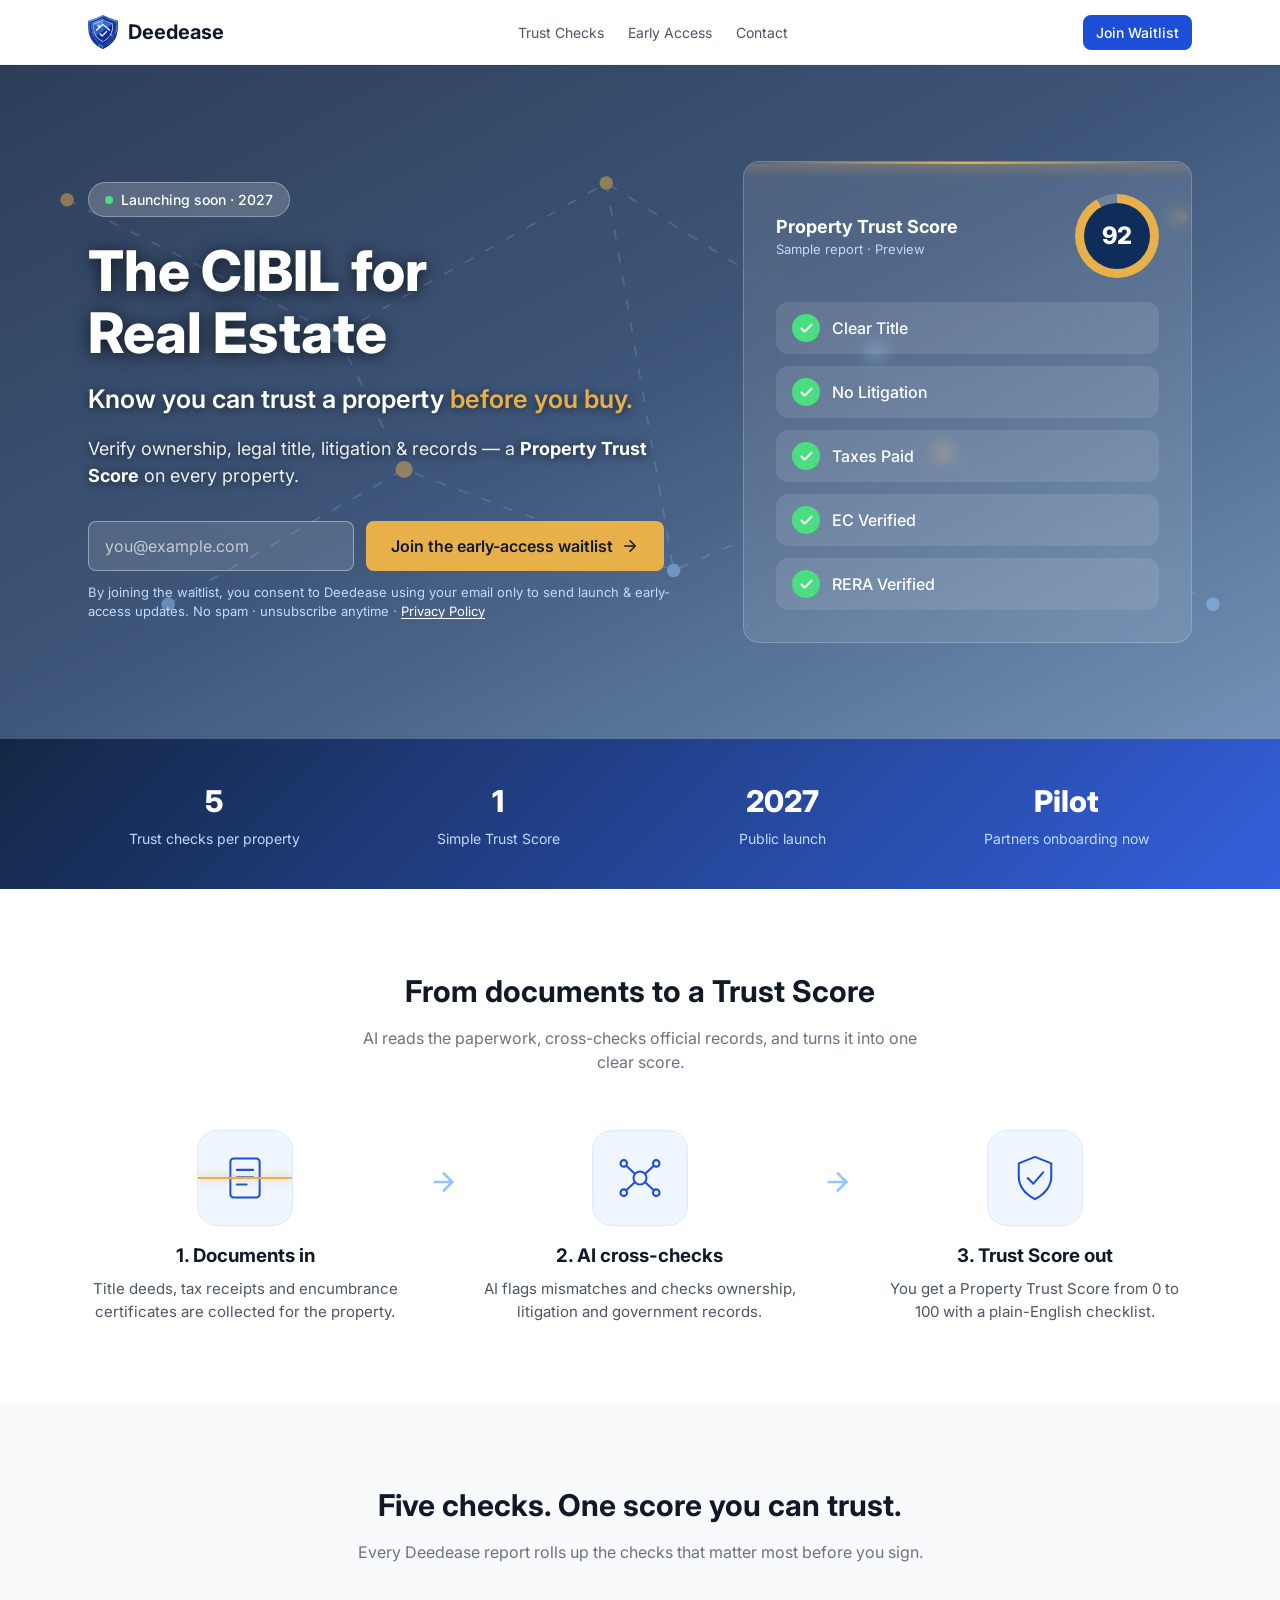
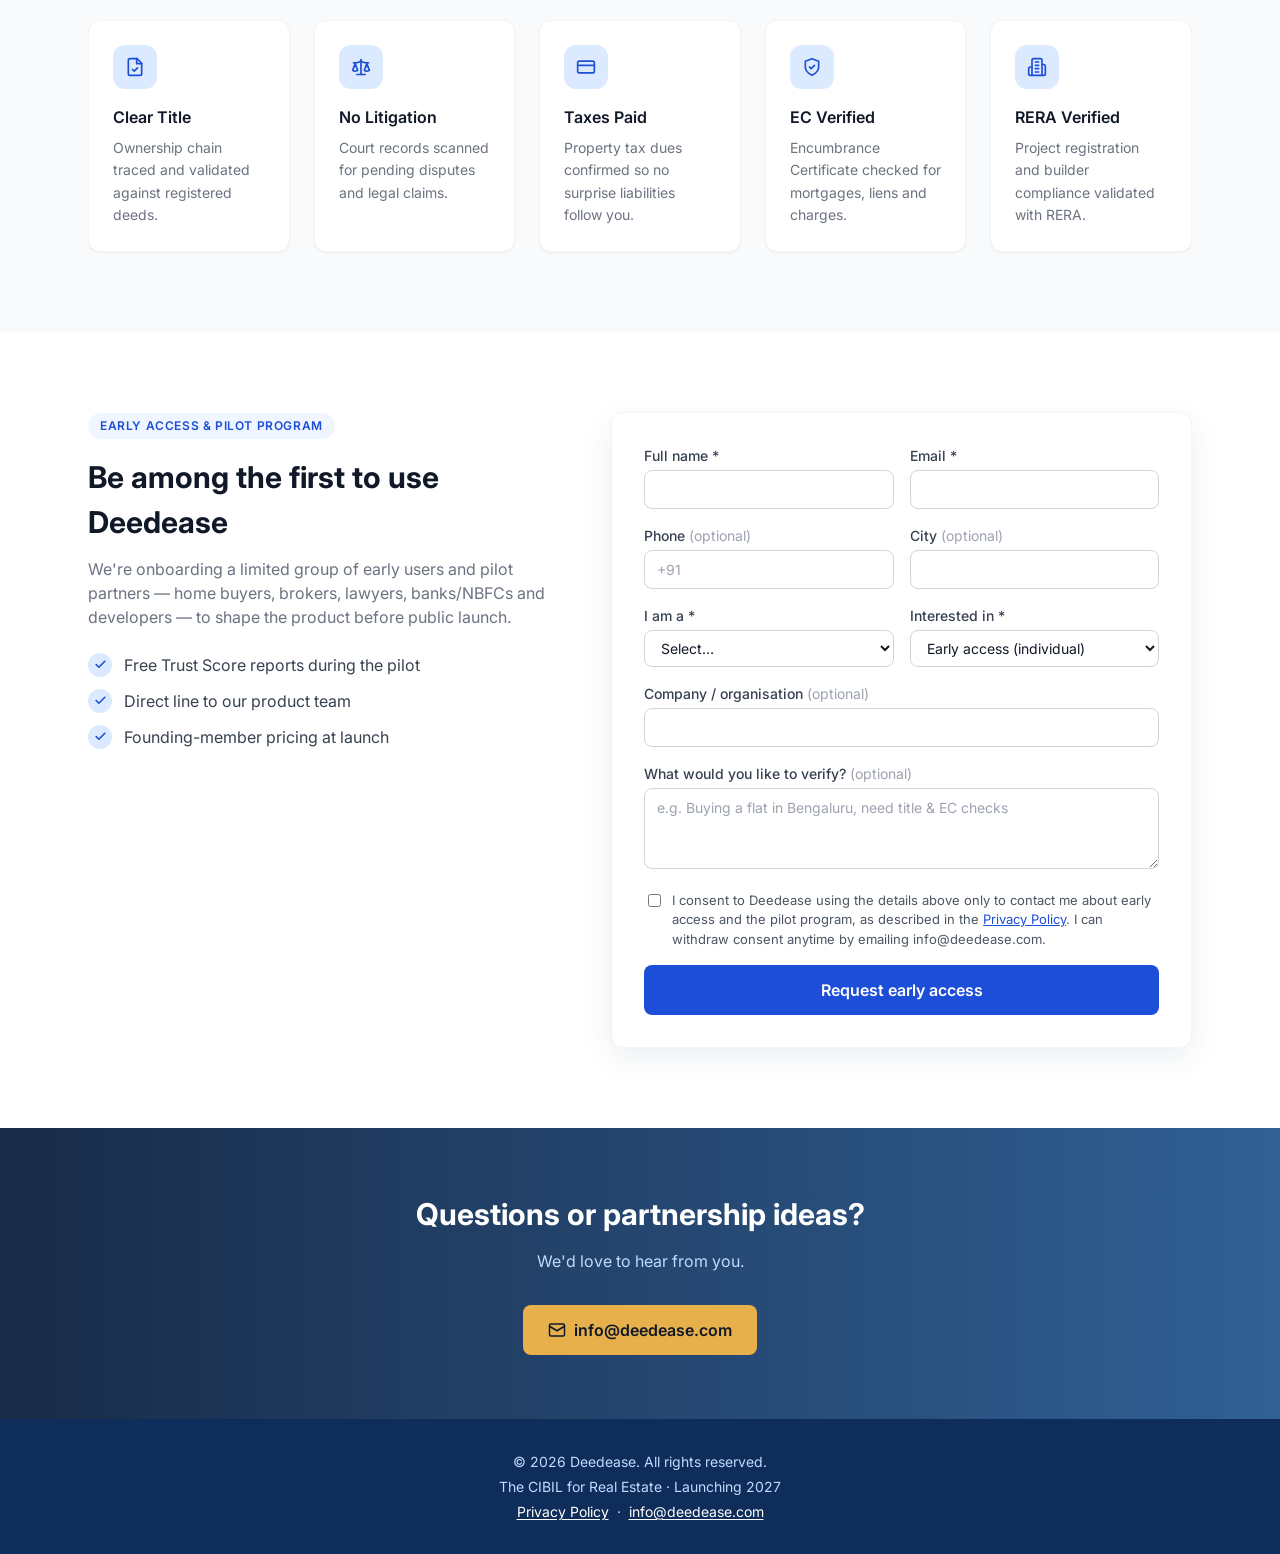
<file: index.html>
<!doctype html>
<html lang="en">
<head>
  <meta charset="UTF-8" />
  <meta name="viewport" content="width=device-width, initial-scale=1.0, viewport-fit=cover" />
  <meta name="theme-color" content="#0f2d5a" />
  <title>Deedease — The CIBIL for Real Estate | Launching Soon</title>
  <meta name="description" content="Deedease is the CIBIL for Real Estate — verify ownership, legal title, litigation and records with a Property Trust Score on every property. Join the early-access waitlist." />
  <link rel="canonical" href="https://deedease.com/" />
  <link rel="icon" type="image/svg+xml" href="favicon.svg" />
  <link rel="icon" type="image/x-icon" href="favicon.ico" sizes="32x32" />

  <meta property="og:type" content="website" />
  <meta property="og:url" content="https://deedease.com/" />
  <meta property="og:title" content="Deedease — The CIBIL for Real Estate" />
  <meta property="og:description" content="Know you can trust a property before you buy. A Property Trust Score on every property. Launching 2027 — join the waitlist." />
  <meta property="og:image" content="https://images.unsplash.com/photo-1486406146926-c627a92ad1ab?w=1200&q=80" />
  <meta name="twitter:card" content="summary_large_image" />

  <link rel="preconnect" href="https://fonts.googleapis.com" />
  <link rel="preconnect" href="https://fonts.gstatic.com" crossorigin />
  <link href="https://fonts.googleapis.com/css2?family=Inter:wght@300;400;500;600;700;800&display=swap" rel="stylesheet" />
  <link rel="stylesheet" href="styles.css" />
</head>
<body>
  <!-- Navbar -->
  <nav class="nav">
    <div class="container nav-inner">
      <a href="#" class="brand" aria-label="Deedease home">
        <img src="deedease-mark.svg" alt="" height="34" style="height:34px;width:auto" />
        <span>Deedease</span>
      </a>
      <div class="nav-links">
        <a href="#checks">Trust Checks</a>
        <a href="#early-access">Early Access</a>
        <a href="#contact">Contact</a>
      </div>
      <a href="#early-access" class="btn btn-primary btn-sm">Join Waitlist</a>
    </div>
  </nav>

  <!-- Hero -->
  <header class="hero">
    <div class="hero-overlay"></div>
    <svg class="hero-net" viewBox="0 0 800 400" preserveAspectRatio="xMidYMid slice" aria-hidden="true" focusable="false">
      <g class="net-lines">
        <path d="M60 80 L220 160 L380 70 L540 170 L720 90"/>
        <path d="M120 320 L260 240 L420 300 L580 230 L740 320"/>
        <path d="M220 160 L260 240 M380 70 L420 300 M540 170 L580 230"/>
      </g>
      <g class="net-nodes">
        <circle cx="60" cy="80" r="4"/><circle cx="220" cy="160" r="5"/><circle cx="380" cy="70" r="4"/>
        <circle cx="540" cy="170" r="5"/><circle cx="720" cy="90" r="4"/><circle cx="120" cy="320" r="4"/>
        <circle cx="260" cy="240" r="5"/><circle cx="420" cy="300" r="4"/><circle cx="580" cy="230" r="5"/>
        <circle cx="740" cy="320" r="4"/>
      </g>
    </svg>
    <div class="container hero-grid">
      <div>
        <div class="pill">
          <span class="pulse"></span>
          Launching soon &middot; 2027
        </div>
        <h1>
          The CIBIL for<br />Real Estate
        </h1>
        <p class="tagline">Know you can trust a property <span>before you buy.</span></p>
        <p class="lead">
          Verify ownership, legal title, litigation &amp; records — a
          <strong>Property Trust Score</strong> on every property.
        </p>

        <form class="waitlist" data-form="waitlist" novalidate>
          <label for="waitlist-email" class="sr-only">Email address</label>
          <input id="waitlist-email" type="email" name="email" placeholder="you@example.com" autocomplete="email" required />
          <input type="text" name="botcheck" class="hp" tabindex="-1" autocomplete="off" aria-hidden="true" />
          <button type="submit" class="btn btn-white btn-lg">
            Join the early-access waitlist
            <svg class="icon" viewBox="0 0 24 24" aria-hidden="true"><path d="M5 12h14M12 5l7 7-7 7"/></svg>
          </button>
          <p class="form-status" role="status" aria-live="polite"></p>
        </form>
        <p class="hero-note">
          By joining the waitlist, you consent to Deedease using your email only to send launch &amp;
          early-access updates. No spam &middot; unsubscribe anytime &middot;
          <a href="privacy.html">Privacy Policy</a>
        </p>
      </div>

      <!-- Trust Score teaser card -->
      <div class="score-card" aria-label="Property Trust Score preview">
        <span class="scan-line" aria-hidden="true"></span>
        <div class="score-head">
          <div>
            <p class="score-label">Property Trust Score</p>
            <p class="score-sub">Sample report &middot; Preview</p>
          </div>
          <div class="score-ring" style="--score: 92">
            <span>92</span>
          </div>
        </div>
        <ul class="score-list">
          <li><span class="tick"><svg viewBox="0 0 24 24"><path d="M20 6 9 17l-5-5"/></svg></span>Clear Title</li>
          <li><span class="tick"><svg viewBox="0 0 24 24"><path d="M20 6 9 17l-5-5"/></svg></span>No Litigation</li>
          <li><span class="tick"><svg viewBox="0 0 24 24"><path d="M20 6 9 17l-5-5"/></svg></span>Taxes Paid</li>
          <li><span class="tick"><svg viewBox="0 0 24 24"><path d="M20 6 9 17l-5-5"/></svg></span>EC Verified</li>
          <li><span class="tick"><svg viewBox="0 0 24 24"><path d="M20 6 9 17l-5-5"/></svg></span>RERA Verified</li>
        </ul>
      </div>
    </div>
  </header>

  <!-- Launch strip -->
  <section class="strip">
    <div class="container strip-grid">
      <div><p class="strip-value">5</p><p class="strip-label">Trust checks per property</p></div>
      <div><p class="strip-value">1</p><p class="strip-label">Simple Trust Score</p></div>
      <div><p class="strip-value">2027</p><p class="strip-label">Public launch</p></div>
      <div><p class="strip-value">Pilot</p><p class="strip-label">Partners onboarding now</p></div>
    </div>
  </section>

  <!-- How AI verification works -->
  <section id="how" class="section" aria-labelledby="how-heading">
    <div class="container">
      <div class="section-head">
        <h2 id="how-heading">From documents to a Trust Score</h2>
        <p>AI reads the paperwork, cross-checks official records, and turns it into one clear score.</p>
      </div>
      <ol class="flow">
        <li class="flow-step reveal">
          <div class="flow-visual" aria-hidden="true">
            <svg viewBox="0 0 64 64"><rect x="14" y="8" width="36" height="48" rx="4"/><path d="M22 22h20M22 31h20M22 40h12"/></svg>
            <span class="flow-scan"></span>
          </div>
          <h3>1. Documents in</h3>
          <p>Title deeds, tax receipts and encumbrance certificates are collected for the property.</p>
        </li>
        <li class="flow-arrow" aria-hidden="true"><svg viewBox="0 0 24 24"><path d="M5 12h14M12 5l7 7-7 7"/></svg></li>
        <li class="flow-step reveal">
          <div class="flow-visual" aria-hidden="true">
            <svg viewBox="0 0 64 64"><circle cx="32" cy="32" r="8"/><circle cx="12" cy="14" r="4"/><circle cx="52" cy="14" r="4"/><circle cx="12" cy="50" r="4"/><circle cx="52" cy="50" r="4"/><path d="M15 17l11 10M49 17L38 27M15 47l11-10M49 47L38 37"/></svg>
          </div>
          <h3>2. AI cross-checks</h3>
          <p>AI flags mismatches and checks ownership, litigation and government records.</p>
        </li>
        <li class="flow-arrow" aria-hidden="true"><svg viewBox="0 0 24 24"><path d="M5 12h14M12 5l7 7-7 7"/></svg></li>
        <li class="flow-step reveal">
          <div class="flow-visual" aria-hidden="true">
            <svg viewBox="0 0 64 64"><path d="M32 6 52 14v16c0 13-9 22-20 28C21 52 12 43 12 30V14z"/><path d="m23 32 7 7 12-14"/></svg>
          </div>
          <h3>3. Trust Score out</h3>
          <p>You get a Property Trust Score from 0 to 100 with a plain-English checklist.</p>
        </li>
      </ol>
    </div>
  </section>

  <!-- 5 trust checks -->
  <section id="checks" class="section section-muted">
    <div class="container">
      <div class="section-head">
        <h2>Five checks. One score you can trust.</h2>
        <p>Every Deedease report rolls up the checks that matter most before you sign.</p>
      </div>
      <div class="checks-grid">
        <article class="card">
          <div class="card-icon"><svg viewBox="0 0 24 24"><path d="M14.5 2H6a2 2 0 0 0-2 2v16a2 2 0 0 0 2 2h12a2 2 0 0 0 2-2V7.5L14.5 2z"/><path d="M14 2v6h6"/><path d="m9 15 2 2 4-4"/></svg></div>
          <h3>Clear Title</h3>
          <p>Ownership chain traced and validated against registered deeds.</p>
        </article>
        <article class="card">
          <div class="card-icon"><svg viewBox="0 0 24 24"><path d="m16 16 3-8 3 8c-.87.65-1.92 1-3 1s-2.13-.35-3-1Z"/><path d="m2 16 3-8 3 8c-.87.65-1.92 1-3 1s-2.13-.35-3-1Z"/><path d="M7 21h10"/><path d="M12 3v18"/><path d="M3 7h2c2 0 5-1 7-2 2 1 5 2 7 2h2"/></svg></div>
          <h3>No Litigation</h3>
          <p>Court records scanned for pending disputes and legal claims.</p>
        </article>
        <article class="card">
          <div class="card-icon"><svg viewBox="0 0 24 24"><rect x="2" y="5" width="20" height="14" rx="2"/><path d="M2 10h20"/></svg></div>
          <h3>Taxes Paid</h3>
          <p>Property tax dues confirmed so no surprise liabilities follow you.</p>
        </article>
        <article class="card">
          <div class="card-icon"><svg viewBox="0 0 24 24"><path d="M12 22s8-4 8-10V5l-8-3-8 3v7c0 6 8 10 8 10z"/><path d="m9 12 2 2 4-4"/></svg></div>
          <h3>EC Verified</h3>
          <p>Encumbrance Certificate checked for mortgages, liens and charges.</p>
        </article>
        <article class="card">
          <div class="card-icon"><svg viewBox="0 0 24 24"><path d="M6 22V4a2 2 0 0 1 2-2h8a2 2 0 0 1 2 2v18Z"/><path d="M6 12H4a2 2 0 0 0-2 2v6a2 2 0 0 0 2 2h2"/><path d="M18 9h2a2 2 0 0 1 2 2v9a2 2 0 0 1-2 2h-2"/><path d="M10 6h4M10 10h4M10 14h4M10 18h4"/></svg></div>
          <h3>RERA Verified</h3>
          <p>Project registration and builder compliance validated with RERA.</p>
        </article>
      </div>
    </div>
  </section>

  <!-- Early access / pilot leads form -->
  <section id="early-access" class="section">
    <div class="container lead-grid">
      <div class="lead-copy">
        <span class="eyebrow">Early access &amp; pilot program</span>
        <h2>Be among the first to use Deedease</h2>
        <p>
          We're onboarding a limited group of early users and pilot partners —
          home buyers, brokers, lawyers, banks/NBFCs and developers — to shape the
          product before public launch.
        </p>
        <ul class="perks">
          <li><span class="tick tick-blue"><svg viewBox="0 0 24 24"><path d="M20 6 9 17l-5-5"/></svg></span>Free Trust Score reports during the pilot</li>
          <li><span class="tick tick-blue"><svg viewBox="0 0 24 24"><path d="M20 6 9 17l-5-5"/></svg></span>Direct line to our product team</li>
          <li><span class="tick tick-blue"><svg viewBox="0 0 24 24"><path d="M20 6 9 17l-5-5"/></svg></span>Founding-member pricing at launch</li>
        </ul>
      </div>

      <form class="card lead-form" data-form="lead" novalidate>
        <div class="field-row">
          <div class="field">
            <label class="label" for="lead-name">Full name *</label>
            <input class="input" id="lead-name" name="name" type="text" autocomplete="name" required />
          </div>
          <div class="field">
            <label class="label" for="lead-email">Email *</label>
            <input class="input" id="lead-email" name="email" type="email" autocomplete="email" required />
          </div>
        </div>
        <div class="field-row">
          <div class="field">
            <label class="label" for="lead-phone">Phone <span class="opt">(optional)</span></label>
            <input class="input" id="lead-phone" name="phone" type="tel" autocomplete="tel" placeholder="+91" />
          </div>
          <div class="field">
            <label class="label" for="lead-city">City <span class="opt">(optional)</span></label>
            <input class="input" id="lead-city" name="city" type="text" autocomplete="address-level2" />
          </div>
        </div>
        <div class="field-row">
          <div class="field">
            <label class="label" for="lead-role">I am a *</label>
            <select class="input" id="lead-role" name="role" required>
              <option value="">Select…</option>
              <option>Home buyer / investor</option>
              <option>Property owner / seller</option>
              <option>Real estate broker / agent</option>
              <option>Lawyer / legal professional</option>
              <option>Bank / NBFC / lender</option>
              <option>Builder / developer</option>
              <option>Other</option>
            </select>
          </div>
          <div class="field">
            <label class="label" for="lead-interest">Interested in *</label>
            <select class="input" id="lead-interest" name="interest" required>
              <option value="Early access">Early access (individual)</option>
              <option value="Pilot partner">Pilot partner (business)</option>
            </select>
          </div>
        </div>
        <div class="field">
          <label class="label" for="lead-company">Company / organisation <span class="opt">(optional)</span></label>
          <input class="input" id="lead-company" name="company" type="text" autocomplete="organization" />
        </div>
        <div class="field">
          <label class="label" for="lead-message">What would you like to verify? <span class="opt">(optional)</span></label>
          <textarea class="input" id="lead-message" name="message" rows="3" placeholder="e.g. Buying a flat in Bengaluru, need title & EC checks"></textarea>
        </div>
        <label class="consent">
          <input type="checkbox" name="consent" value="yes" required />
          <span>
            I consent to Deedease using the details above only to contact me about early access
            and the pilot program, as described in the <a href="privacy.html">Privacy Policy</a>.
            I can withdraw consent anytime by emailing info@deedease.com.
          </span>
        </label>
        <input type="text" name="botcheck" class="hp" tabindex="-1" autocomplete="off" aria-hidden="true" />
        <button type="submit" class="btn btn-primary btn-lg btn-block">Request early access</button>
        <p class="form-status" role="status" aria-live="polite"></p>
      </form>
    </div>
  </section>

  <!-- CTA / Contact -->
  <section id="contact" class="cta">
    <div class="container cta-inner">
      <h2>Questions or partnership ideas?</h2>
      <p>We'd love to hear from you.</p>
      <a class="btn btn-white btn-lg" href="mailto:info@deedease.com">
        <svg class="icon" viewBox="0 0 24 24" aria-hidden="true"><rect x="2" y="4" width="20" height="16" rx="2"/><path d="m22 7-10 6L2 7"/></svg>
        info@deedease.com
      </a>
    </div>
  </section>

  <footer class="footer">
    <p>&copy; <span id="year">2026</span> Deedease. All rights reserved.</p>
    <p>The CIBIL for Real Estate &middot; Launching 2027</p>
    <p class="footer-links">
      <a href="privacy.html">Privacy Policy</a>
      <span aria-hidden="true">&middot;</span>
      <a href="mailto:info@deedease.com">info@deedease.com</a>
    </p>
  </footer>

  <script src="main.js" defer></script>
</body>
</html>
</file>
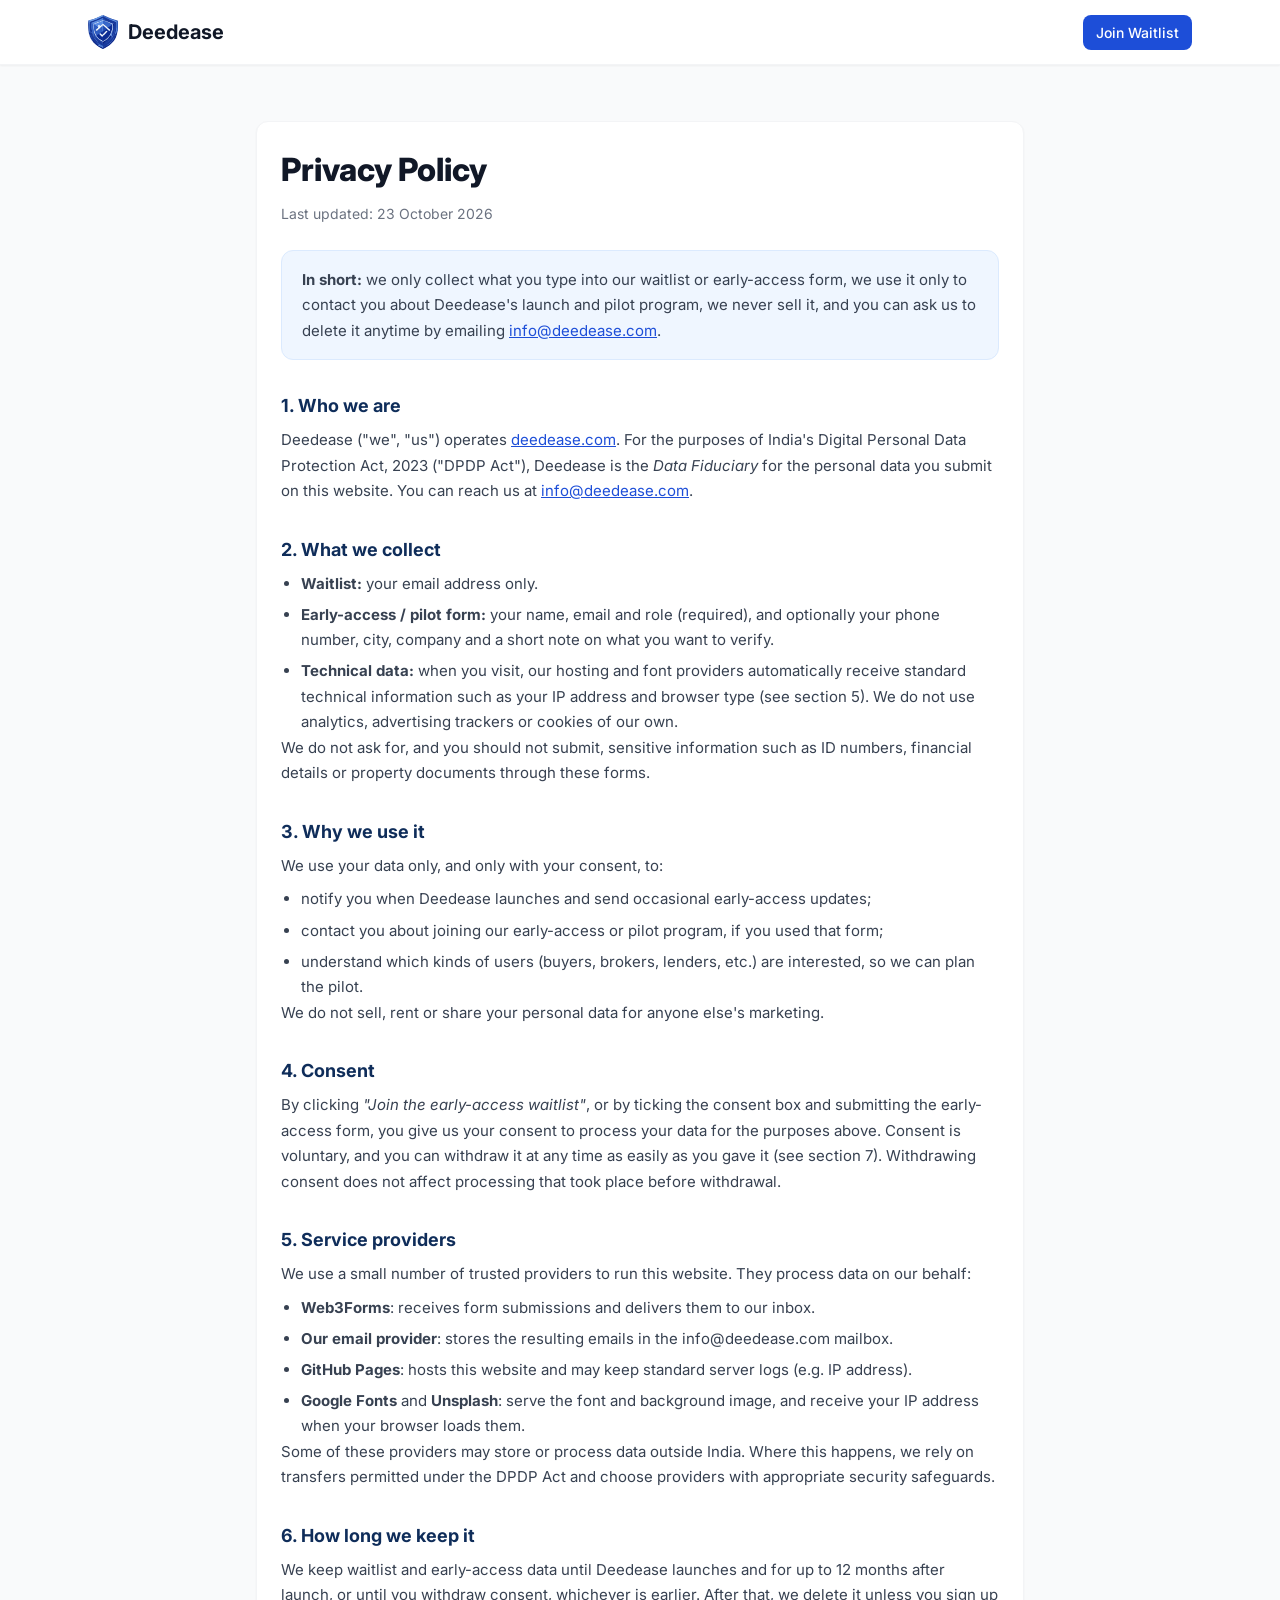
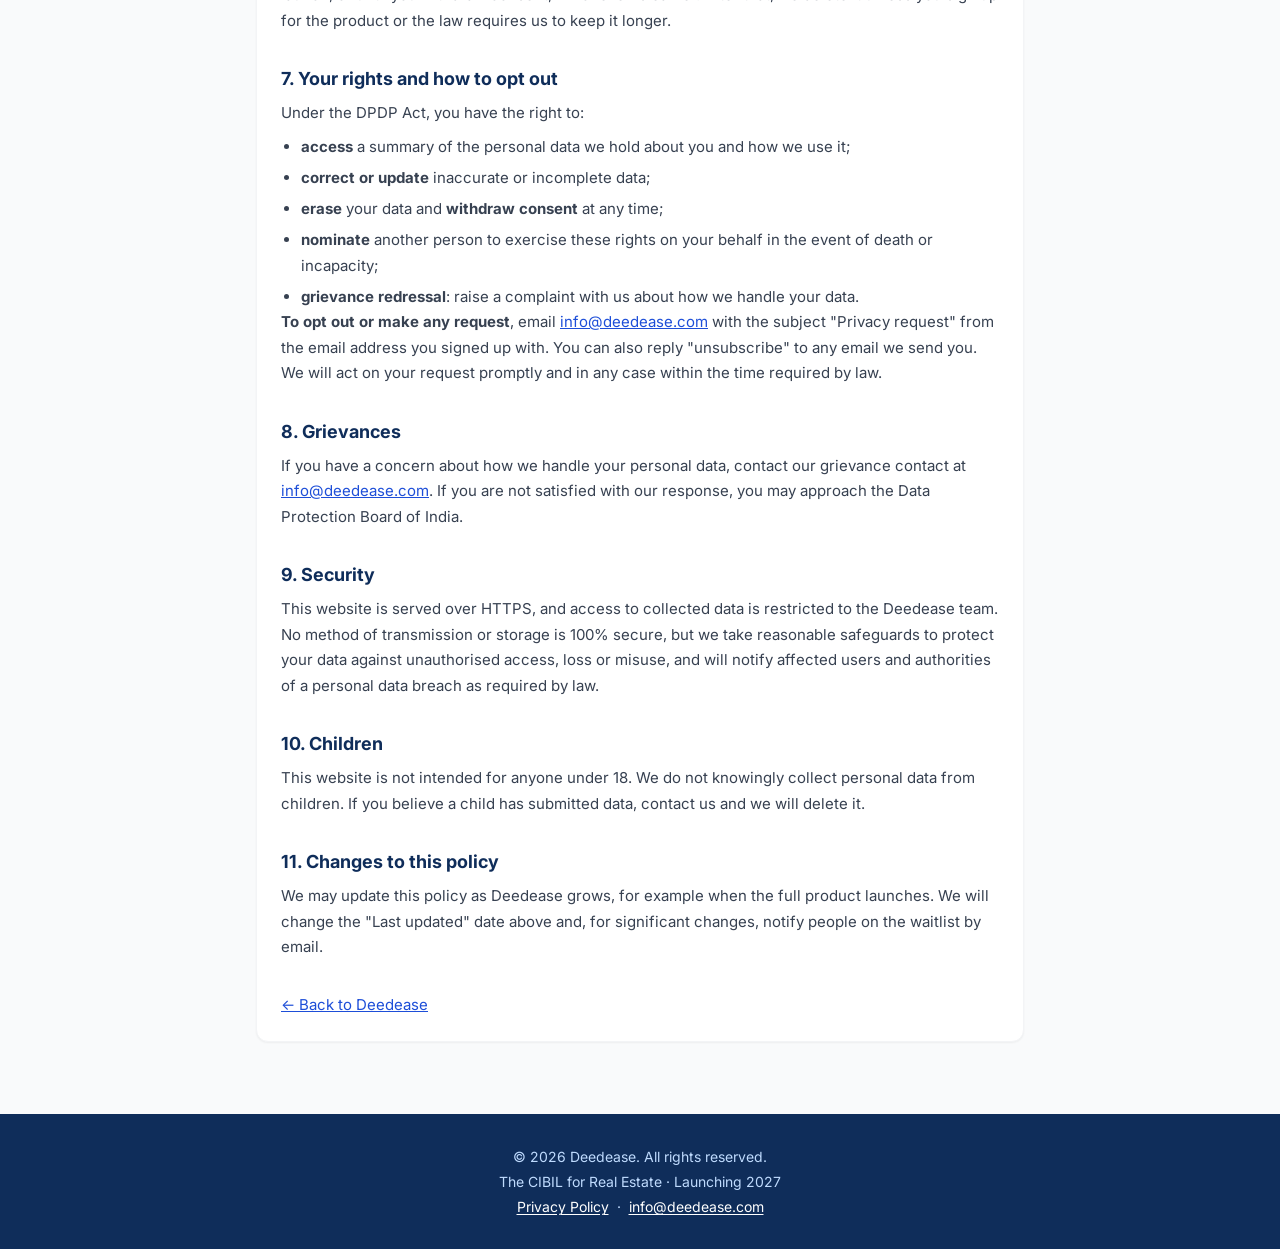
<file: privacy.html>
<!doctype html>
<html lang="en">
<head>
  <meta charset="UTF-8" />
  <meta name="viewport" content="width=device-width, initial-scale=1.0, viewport-fit=cover" />
  <meta name="theme-color" content="#0f2d5a" />
  <title>Privacy Policy — Deedease</title>
  <meta name="description" content="How Deedease collects, uses and protects the personal data you share on our early-access waitlist and pilot form." />
  <link rel="canonical" href="https://deedease.com/privacy.html" />
  <link rel="icon" type="image/svg+xml" href="favicon.svg" />
  <link rel="icon" type="image/x-icon" href="favicon.ico" sizes="32x32" />
  <link rel="preconnect" href="https://fonts.googleapis.com" />
  <link rel="preconnect" href="https://fonts.gstatic.com" crossorigin />
  <link href="https://fonts.googleapis.com/css2?family=Inter:wght@300;400;500;600;700;800&display=swap" rel="stylesheet" />
  <link rel="stylesheet" href="styles.css" />
</head>
<body>
  <nav class="nav">
    <div class="container nav-inner">
      <a href="index.html" class="brand" aria-label="Deedease home">
        <img src="deedease-mark.svg" alt="" height="34" style="height:34px;width:auto" />
        <span>Deedease</span>
      </a>
      <a href="index.html#early-access" class="btn btn-primary btn-sm">Join Waitlist</a>
    </div>
  </nav>

  <main class="policy">
    <article class="container policy-card card">
      <h1>Privacy Policy</h1>
      <p class="updated">Last updated: 23 October 2026</p>

      <div class="summary">
        <p>
          <strong>In short:</strong> we only collect what you type into our waitlist or early-access form,
          we use it only to contact you about Deedease's launch and pilot program, we never sell it,
          and you can ask us to delete it anytime by emailing
          <a href="mailto:info@deedease.com">info@deedease.com</a>.
        </p>
      </div>

      <h2>1. Who we are</h2>
      <p>
        Deedease ("we", "us") operates <a href="https://deedease.com">deedease.com</a>. For the purposes of
        India's Digital Personal Data Protection Act, 2023 ("DPDP Act"), Deedease is the <em>Data Fiduciary</em> for
        the personal data you submit on this website. You can reach us at
        <a href="mailto:info@deedease.com">info@deedease.com</a>.
      </p>

      <h2>2. What we collect</h2>
      <ul>
        <li><strong>Waitlist:</strong> your email address only.</li>
        <li>
          <strong>Early-access / pilot form:</strong> your name, email and role (required), and optionally your
          phone number, city, company and a short note on what you want to verify.
        </li>
        <li>
          <strong>Technical data:</strong> when you visit, our hosting and font providers automatically receive
          standard technical information such as your IP address and browser type (see section 5).
          We do not use analytics, advertising trackers or cookies of our own.
        </li>
      </ul>
      <p>We do not ask for, and you should not submit, sensitive information such as ID numbers, financial details or property documents through these forms.</p>

      <h2>3. Why we use it</h2>
      <p>We use your data only, and only with your consent, to:</p>
      <ul>
        <li>notify you when Deedease launches and send occasional early-access updates;</li>
        <li>contact you about joining our early-access or pilot program, if you used that form;</li>
        <li>understand which kinds of users (buyers, brokers, lenders, etc.) are interested, so we can plan the pilot.</li>
      </ul>
      <p>We do not sell, rent or share your personal data for anyone else's marketing.</p>

      <h2>4. Consent</h2>
      <p>
        By clicking <em>"Join the early-access waitlist"</em>, or by ticking the consent box and submitting the
        early-access form, you give us your consent to process your data for the purposes above. Consent is
        voluntary, and you can withdraw it at any time as easily as you gave it (see section 7). Withdrawing
        consent does not affect processing that took place before withdrawal.
      </p>

      <h2>5. Service providers</h2>
      <p>We use a small number of trusted providers to run this website. They process data on our behalf:</p>
      <ul>
        <li><strong>Web3Forms</strong>: receives form submissions and delivers them to our inbox.</li>
        <li><strong>Our email provider</strong>: stores the resulting emails in the info@deedease.com mailbox.</li>
        <li><strong>GitHub Pages</strong>: hosts this website and may keep standard server logs (e.g. IP address).</li>
        <li><strong>Google Fonts</strong> and <strong>Unsplash</strong>: serve the font and background image, and receive your IP address when your browser loads them.</li>
      </ul>
      <p>
        Some of these providers may store or process data outside India. Where this happens, we rely on transfers
        permitted under the DPDP Act and choose providers with appropriate security safeguards.
      </p>

      <h2>6. How long we keep it</h2>
      <p>
        We keep waitlist and early-access data until Deedease launches and for up to 12 months after launch, or until
        you withdraw consent, whichever is earlier. After that, we delete it unless you sign up for the product or
        the law requires us to keep it longer.
      </p>

      <h2>7. Your rights and how to opt out</h2>
      <p>Under the DPDP Act, you have the right to:</p>
      <ul>
        <li><strong>access</strong> a summary of the personal data we hold about you and how we use it;</li>
        <li><strong>correct or update</strong> inaccurate or incomplete data;</li>
        <li><strong>erase</strong> your data and <strong>withdraw consent</strong> at any time;</li>
        <li><strong>nominate</strong> another person to exercise these rights on your behalf in the event of death or incapacity;</li>
        <li><strong>grievance redressal</strong>: raise a complaint with us about how we handle your data.</li>
      </ul>
      <p>
        <strong>To opt out or make any request</strong>, email
        <a href="mailto:info@deedease.com?subject=Privacy%20request">info@deedease.com</a> with the subject
        "Privacy request" from the email address you signed up with. You can also reply "unsubscribe" to any email
        we send you. We will act on your request promptly and in any case within the time required by law.
      </p>

      <h2>8. Grievances</h2>
      <p>
        If you have a concern about how we handle your personal data, contact our grievance contact at
        <a href="mailto:info@deedease.com?subject=Privacy%20grievance">info@deedease.com</a>. If you are not
        satisfied with our response, you may approach the Data Protection Board of India.
      </p>

      <h2>9. Security</h2>
      <p>
        This website is served over HTTPS, and access to collected data is restricted to the Deedease team. No method of
        transmission or storage is 100% secure, but we take reasonable safeguards to protect your data against
        unauthorised access, loss or misuse, and will notify affected users and authorities of a personal data breach
        as required by law.
      </p>

      <h2>10. Children</h2>
      <p>
        This website is not intended for anyone under 18. We do not knowingly collect personal data from children. If you
        believe a child has submitted data, contact us and we will delete it.
      </p>

      <h2>11. Changes to this policy</h2>
      <p>
        We may update this policy as Deedease grows, for example when the full product launches. We will change the
        "Last updated" date above and, for significant changes, notify people on the waitlist by email.
      </p>

      <p style="margin-top:2rem"><a href="index.html">&larr; Back to Deedease</a></p>
    </article>
  </main>

  <footer class="footer">
    <p>&copy; <span id="year">2026</span> Deedease. All rights reserved.</p>
    <p>The CIBIL for Real Estate &middot; Launching 2027</p>
    <p class="footer-links">
      <a href="privacy.html">Privacy Policy</a>
      <span aria-hidden="true">&middot;</span>
      <a href="mailto:info@deedease.com">info@deedease.com</a>
    </p>
  </footer>

  <script>document.getElementById('year').textContent = new Date().getFullYear();</script>
</body>
</html>
</file>
<file: styles.css>
:root {
  --navy-950: #0a1e3d;
  --navy-900: #0f2d5a;
  --brand: #1a4f8a;
  --grad-start: #1d4ed8;
  --grad-end: #1a4f8a;
  --gold: #e8b04b;
  --blue-50: #eff6ff;
  --blue-100: #dbeafe;
  --blue-200: #bfdbfe;
  --blue-300: #93c5fd;
  --blue-500: #3b82f6;
  --blue-700: #1d4ed8;
  --blue-800: #1e40af;
  --green-400: #4ade80;
  --gray-50: #f9fafb;
  --gray-100: #f3f4f6;
  --gray-300: #d1d5db;
  --gray-400: #9ca3af;
  --gray-500: #6b7280;
  --gray-600: #4b5563;
  --gray-700: #374151;
  --gray-900: #111827;
  --red-600: #dc2626;
  --radius: 0.75rem;
}

*, *::before, *::after { box-sizing: border-box; }
html { scroll-behavior: smooth; }
body {
  margin: 0;
  font-family: 'Inter', ui-sans-serif, system-ui, -apple-system, 'Segoe UI', sans-serif;
  color: var(--gray-900);
  background: #fff;
  line-height: 1.5;
  -webkit-font-smoothing: antialiased;
  -moz-osx-font-smoothing: grayscale;
}
h1, h2, h3 { margin: 0; font-weight: 700; }
p { margin: 0; }
a { color: inherit; text-decoration: none; }
img { display: block; }

.container { max-width: 72rem; margin: 0 auto; padding: 0 1.5rem; }
.sr-only, .hp {
  position: absolute !important; width: 1px; height: 1px; padding: 0; margin: -1px;
  overflow: hidden; clip: rect(0, 0, 0, 0); white-space: nowrap; border: 0;
}

.icon, .card-icon svg, .tick svg {
  fill: none; stroke: currentColor; stroke-width: 2; stroke-linecap: round; stroke-linejoin: round;
}
.icon { width: 18px; height: 18px; }

/* Buttons */
.btn {
  display: inline-flex; align-items: center; justify-content: center; gap: 0.5rem;
  padding: 0.5rem 1rem; border-radius: 0.5rem; border: 1px solid transparent;
  font: inherit; font-weight: 500; cursor: pointer; white-space: nowrap;
  transition: background-color .2s, color .2s, box-shadow .2s, transform .2s;
}
.btn:focus-visible { outline: none; box-shadow: 0 0 0 2px #fff, 0 0 0 4px var(--blue-500); }
.btn:disabled { opacity: .6; cursor: not-allowed; }
.btn-sm { padding: 0.375rem 0.75rem; font-size: .875rem; }
.btn-lg { padding: 0.75rem 1.5rem; font-size: 1rem; font-weight: 600; }
.btn-block { width: 100%; }
.btn-primary { background: var(--blue-700); color: #fff; }
.btn-primary:hover { background: var(--blue-800); }
.btn-white { background: var(--gold); color: var(--gray-900); }
.btn-white:hover { background: #d9a13e; }

/* Navbar */
.nav {
  position: sticky; top: 0; z-index: 50;
  background: rgba(255, 255, 255, .95);
  backdrop-filter: blur(8px); -webkit-backdrop-filter: blur(8px);
  border-bottom: 1px solid var(--gray-100);
  box-shadow: 0 1px 2px rgba(0, 0, 0, .05);
}
.nav-inner { height: 4rem; display: flex; align-items: center; justify-content: space-between; }
.brand { display: flex; align-items: center; gap: .625rem; font-weight: 700; font-size: 1.25rem; }
.nav-links { display: none; gap: 1.5rem; font-size: .875rem; color: var(--gray-600); }
.nav-links a:hover { color: var(--blue-700); }
@media (min-width: 768px) { .nav-links { display: flex; } }

/* Hero */
.hero {
  position: relative; color: #fff; padding: 6rem 0;
  background: url('https://images.unsplash.com/photo-1486406146926-c627a92ad1ab?w=1920&q=80') center / cover no-repeat fixed;
}
@supports (-webkit-touch-callout: none) { .hero { background-attachment: scroll; } }
.hero-overlay {
  position: absolute; inset: 0;
  background: linear-gradient(to bottom right, rgba(10, 30, 61, .86), rgba(15, 45, 90, .8), rgba(26, 79, 138, .62));
}
.hero-grid { position: relative; z-index: 1; display: grid; gap: 3rem; align-items: center; }
@media (min-width: 1024px) { .hero-grid { grid-template-columns: 1.15fr 0.85fr; } }

.pill {
  display: inline-flex; align-items: center; gap: .5rem;
  background: rgba(255, 255, 255, .2); border: 1px solid rgba(255, 255, 255, .3);
  border-radius: 9999px; padding: .375rem 1rem; font-size: .875rem; font-weight: 500; margin-bottom: 1.5rem;
}
.pulse {
  width: 8px; height: 8px; border-radius: 50%; background: var(--green-400);
  box-shadow: 0 0 0 0 rgba(74, 222, 128, .7); animation: pulse 2s infinite;
}
@keyframes pulse {
  70% { box-shadow: 0 0 0 8px rgba(74, 222, 128, 0); }
  100% { box-shadow: 0 0 0 0 rgba(74, 222, 128, 0); }
}
.hero h1 {
  font-size: clamp(2.25rem, 5vw, 3.5rem); font-weight: 800; line-height: 1.1; margin-bottom: 1rem;
  text-shadow: 0 2px 16px rgba(0, 0, 0, .7);
}
.tagline { font-size: clamp(1.25rem, 2.4vw, 1.6rem); font-weight: 600; margin-bottom: 1rem; text-shadow: 0 1px 8px rgba(0, 0, 0, .6); }
.tagline span { color: var(--gold); }
.lead { font-size: 1.125rem; color: rgba(255, 255, 255, .92); margin-bottom: 2rem; max-width: 36rem; text-shadow: 0 1px 8px rgba(0, 0, 0, .6); }
.lead strong { color: #fff; }

.waitlist { display: flex; flex-wrap: wrap; gap: .75rem; max-width: 36rem; }
.waitlist input[type="email"] {
  flex: 1 1 16rem; min-width: 0; padding: .75rem 1rem; border-radius: .5rem;
  border: 1px solid rgba(255, 255, 255, .4); background: rgba(255, 255, 255, .12); color: #fff;
  font: inherit; outline: none; transition: border-color .2s, background .2s;
}
.waitlist input[type="email"]::placeholder { color: rgba(255, 255, 255, .65); }
.waitlist input[type="email"]:focus { border-color: #fff; background: rgba(255, 255, 255, .2); }
.waitlist input[type="email"].is-invalid { border-color: #fca5a5; }
.waitlist .btn { flex: 0 0 auto; }
.waitlist .form-status { flex-basis: 100%; }
.hero-note { margin-top: .75rem; font-size: .8125rem; color: var(--blue-200); }

/* Trust Score card */
.score-card {
  background: rgba(255, 255, 255, .1); border: 1px solid rgba(255, 255, 255, .2);
  backdrop-filter: blur(8px); -webkit-backdrop-filter: blur(8px);
  border-radius: 1rem; padding: 2rem;
}
.score-head { display: flex; align-items: center; justify-content: space-between; gap: 1rem; margin-bottom: 1.5rem; }
.score-label { font-weight: 700; font-size: 1.125rem; }
.score-sub { font-size: .8125rem; color: var(--blue-200); }
.score-ring {
  --score: 0;
  width: 84px; height: 84px; border-radius: 50%; flex-shrink: 0;
  display: grid; place-items: center;
  background: conic-gradient(var(--gold) calc(var(--score) * 1%), rgba(255, 255, 255, .15) 0);
}
.score-ring span {
  width: 66px; height: 66px; border-radius: 50%; background: var(--navy-900);
  display: grid; place-items: center; font-size: 1.5rem; font-weight: 800;
}
.score-list { list-style: none; margin: 0; padding: 0; display: grid; gap: .75rem; }
.score-list li {
  display: flex; align-items: center; gap: .75rem;
  background: rgba(255, 255, 255, .1); border-radius: .75rem; padding: .75rem 1rem; font-weight: 500;
}
.tick {
  width: 28px; height: 28px; border-radius: 50%; flex-shrink: 0;
  display: grid; place-items: center; background: var(--green-400); color: #fff;
}
.tick svg { width: 15px; height: 15px; stroke-width: 3; }
.tick-blue { background: var(--blue-100); color: var(--blue-700); width: 24px; height: 24px; }
.tick-blue svg { width: 13px; height: 13px; }

.hero-overlay + .hero-net { position: absolute; inset: 0; width: 100%; height: 100%; opacity: .5; pointer-events: none; }
.net-lines path { fill: none; stroke: rgba(191, 219, 254, .35); stroke-width: 1; stroke-dasharray: 6 8; animation: dash 18s linear infinite; }
.net-nodes circle { fill: var(--gold); animation: twinkle 3s ease-in-out infinite; }
.net-nodes circle:nth-child(2n) { animation-delay: .8s; fill: var(--blue-300); }
.net-nodes circle:nth-child(3n) { animation-delay: 1.6s; }
@keyframes dash { to { stroke-dashoffset: -280; } }
@keyframes twinkle { 0%, 100% { opacity: .3; } 50% { opacity: 1; } }

/* Score card animation */
.score-card { position: relative; overflow: hidden; }
.scan-line {
  position: absolute; left: 0; right: 0; top: 0; height: 2px;
  background: linear-gradient(90deg, transparent, var(--gold), transparent);
  box-shadow: 0 0 14px 2px rgba(232, 176, 75, .6); animation: scan 3.5s ease-in-out infinite;
}
@keyframes scan { 0% { top: 0; opacity: 0; } 10%, 90% { opacity: 1; } 100% { top: 100%; opacity: 0; } }
@property --score { syntax: '<number>'; inherits: false; initial-value: 0; }
.score-ring { animation: ring-fill 2s ease-out both; }
@keyframes ring-fill { from { --score: 0; } }
.score-list li { animation: slide-in .5s ease-out both; }
.score-list li:nth-child(1) { animation-delay: .3s; }
.score-list li:nth-child(2) { animation-delay: .6s; }
.score-list li:nth-child(3) { animation-delay: .9s; }
.score-list li:nth-child(4) { animation-delay: 1.2s; }
.score-list li:nth-child(5) { animation-delay: 1.5s; }
@keyframes slide-in { from { opacity: 0; transform: translateX(16px); } }

/* How it works */
.flow { list-style: none; margin: 0; padding: 0; display: grid; gap: 1.5rem; align-items: start; }
@media (min-width: 900px) { .flow { grid-template-columns: 1fr auto 1fr auto 1fr; } }
.flow-step { text-align: center; }
.flow-step h3 { margin: 1rem 0 .5rem; }
.flow-step p { color: var(--gray-600); font-size: .9375rem; }
.flow-visual {
  position: relative; overflow: hidden; width: 6rem; height: 6rem; margin: 0 auto;
  border-radius: 1.25rem; background: var(--blue-50); border: 1px solid var(--blue-100);
  display: grid; place-items: center; color: var(--blue-700);
}
.flow-visual svg { width: 3.25rem; height: 3.25rem; fill: none; stroke: currentColor; stroke-width: 2.5; stroke-linecap: round; stroke-linejoin: round; animation: float 4s ease-in-out infinite; }
.flow-scan { position: absolute; left: 0; right: 0; height: 2px; background: var(--gold); box-shadow: 0 0 8px var(--gold); animation: scan 2.5s ease-in-out infinite; }
@keyframes float { 50% { transform: translateY(-4px); } }
.flow-arrow { display: none; color: var(--blue-300); padding-top: 2.25rem; }
.flow-arrow svg { width: 2rem; height: 2rem; fill: none; stroke: currentColor; stroke-width: 2; animation: nudge 1.6s ease-in-out infinite; }
@media (min-width: 900px) { .flow-arrow { display: block; } }
@keyframes nudge { 50% { transform: translateX(5px); } }

/* Scroll reveal */
.reveal { opacity: 0; transform: translateY(18px); transition: opacity .6s ease, transform .6s ease; }
.reveal.in { opacity: 1; transform: none; }

@media (prefers-reduced-motion: reduce) {
  *, *::before, *::after { animation: none !important; transition: none !important; }
  .reveal { opacity: 1; transform: none; }
  .scan-line, .flow-scan { display: none; }
}

/* Strip */
.strip { background: linear-gradient(135deg, rgba(10, 30, 61, .96), rgba(29, 78, 216, .9)); padding: 2.5rem 0; color: #fff; }
.strip-grid { display: grid; grid-template-columns: repeat(2, 1fr); gap: 2rem; text-align: center; }
@media (min-width: 1024px) { .strip-grid { grid-template-columns: repeat(4, 1fr); } }
.strip-value { font-size: 1.875rem; font-weight: 800; }
.strip-label { color: var(--blue-200); font-size: .875rem; margin-top: .25rem; }

/* Sections */
.section { padding: 5rem 0; }
.section-muted { background: var(--gray-50); }
.section-head { text-align: center; margin-bottom: 3.5rem; }
.section-head h2, .lead-copy h2 { font-size: 1.875rem; }
.section-head p { color: var(--gray-500); margin: .75rem auto 0; max-width: 36rem; }

.card {
  background: #fff; border-radius: var(--radius); border: 1px solid var(--gray-100);
  box-shadow: 0 1px 2px rgba(0, 0, 0, .05); padding: 1.5rem;
}
.checks-grid { display: grid; gap: 1.5rem; }
@media (min-width: 640px) { .checks-grid { grid-template-columns: repeat(2, 1fr); } }
@media (min-width: 1024px) { .checks-grid { grid-template-columns: repeat(5, 1fr); } }
.checks-grid .card { transition: box-shadow .2s, transform .2s; }
.checks-grid .card:hover { box-shadow: 0 4px 12px rgba(0, 0, 0, .08); transform: translateY(-2px); }
.card-icon {
  width: 2.75rem; height: 2.75rem; border-radius: .75rem; background: var(--blue-100); color: var(--blue-700);
  display: grid; place-items: center; margin-bottom: 1rem;
}
.card-icon svg { width: 20px; height: 20px; }
.card h3 { font-size: 1rem; font-weight: 600; margin-bottom: .5rem; }
.card p { font-size: .875rem; color: var(--gray-500); line-height: 1.6; }

/* Lead form */
.lead-grid { display: grid; gap: 3rem; align-items: start; }
@media (min-width: 1024px) { .lead-grid { grid-template-columns: 0.9fr 1.1fr; } }
.eyebrow {
  display: inline-block; font-size: .75rem; font-weight: 600; letter-spacing: .05em; text-transform: uppercase;
  color: var(--blue-700); background: var(--blue-50); border-radius: 9999px; padding: .25rem .75rem; margin-bottom: 1rem;
}
.lead-copy p { color: var(--gray-500); margin-top: .75rem; }
.perks { list-style: none; padding: 0; margin: 1.5rem 0 0; display: grid; gap: .75rem; color: var(--gray-700); }
.perks li { display: flex; align-items: center; gap: .75rem; }

.lead-form { display: grid; gap: 1rem; padding: 2rem; box-shadow: 0 10px 30px rgba(15, 45, 90, .08); }
.field-row { display: grid; gap: 1rem; }
@media (min-width: 640px) { .field-row { grid-template-columns: 1fr 1fr; } }
.label { display: block; font-size: .875rem; font-weight: 500; color: var(--gray-700); margin-bottom: .25rem; }
.input {
  width: 100%; padding: .5rem .75rem; border: 1px solid var(--gray-300); border-radius: .5rem;
  font: inherit; font-size: .875rem; background: #fff; color: var(--gray-900); transition: border-color .2s, box-shadow .2s;
}
.input::placeholder { color: var(--gray-400); }
.input:focus { outline: none; border-color: transparent; box-shadow: 0 0 0 2px var(--blue-500); }
.input.is-invalid { border-color: #f87171; }
textarea.input { resize: vertical; }
.consent { display: flex; align-items: flex-start; gap: .5rem; font-size: .8125rem; color: var(--gray-600); }
.consent input { margin-top: .2rem; accent-color: var(--blue-700); }

.form-status { font-size: .875rem; min-height: 1.25rem; }
.form-status:empty { display: none; }
.form-status a { color: inherit; font-weight: 600; text-decoration: underline; }
.form-status.ok { color: #15803d; }
.form-status.err { color: var(--red-600); }
.hero .form-status.ok { color: var(--green-400); }
.hero .form-status.err { color: #fca5a5; }

/* CTA + footer */
.cta { background: linear-gradient(to right, rgba(10, 30, 61, .94), rgba(26, 79, 138, .9)), url('https://images.unsplash.com/photo-1486406146926-c627a92ad1ab?w=1600&q=70') center / cover; color: #fff; text-align: center; padding: 4rem 0; }
.cta-inner { max-width: 42rem; }
.cta h2 { font-size: 1.875rem; margin-bottom: .75rem; }
.cta p { color: var(--blue-200); margin-bottom: 2rem; }
.footer { background: var(--navy-900); color: var(--blue-200); text-align: center; font-size: .875rem; padding: 2rem 1.5rem; }
.footer p + p { margin-top: .25rem; }
.footer a { color: #fff; text-decoration: underline; text-underline-offset: 2px; }
.footer-links { display: flex; justify-content: center; gap: .5rem; flex-wrap: wrap; }
.hero-note a { color: #fff; text-decoration: underline; text-underline-offset: 2px; }
.consent a { color: var(--blue-700); text-decoration: underline; }
.opt { font-weight: 400; color: var(--gray-400); }

/* Privacy policy page */
.policy { padding: 3.5rem 0 4.5rem; background: var(--gray-50); }
.policy-card { max-width: 48rem; margin: 0 auto; }
.policy h1 { font-size: 2rem; font-weight: 800; }
.policy .updated { color: var(--gray-500); font-size: .875rem; margin: .5rem 0 1.5rem; }
.policy h2 { font-size: 1.125rem; margin: 2rem 0 .5rem; color: var(--navy-900); }
.policy p, .policy li { color: var(--gray-700); font-size: .9375rem; line-height: 1.7; }
.policy p + p { margin-top: .75rem; }
.policy ul { padding-left: 1.25rem; margin: .5rem 0 0; }
.policy li + li { margin-top: .35rem; }
.policy a { color: var(--blue-700); text-decoration: underline; }
.policy .summary { background: var(--blue-50); border: 1px solid var(--blue-100); border-radius: .75rem; padding: 1rem 1.25rem; }

@media (max-width: 480px) {
  .hero { padding: 4rem 0; }
  .waitlist .btn { width: 100%; }
  .score-card { padding: 1.5rem; }
}

@media (prefers-reduced-motion: reduce) {
  html { scroll-behavior: auto; }
  .pulse { animation: none; }
}
</file>
